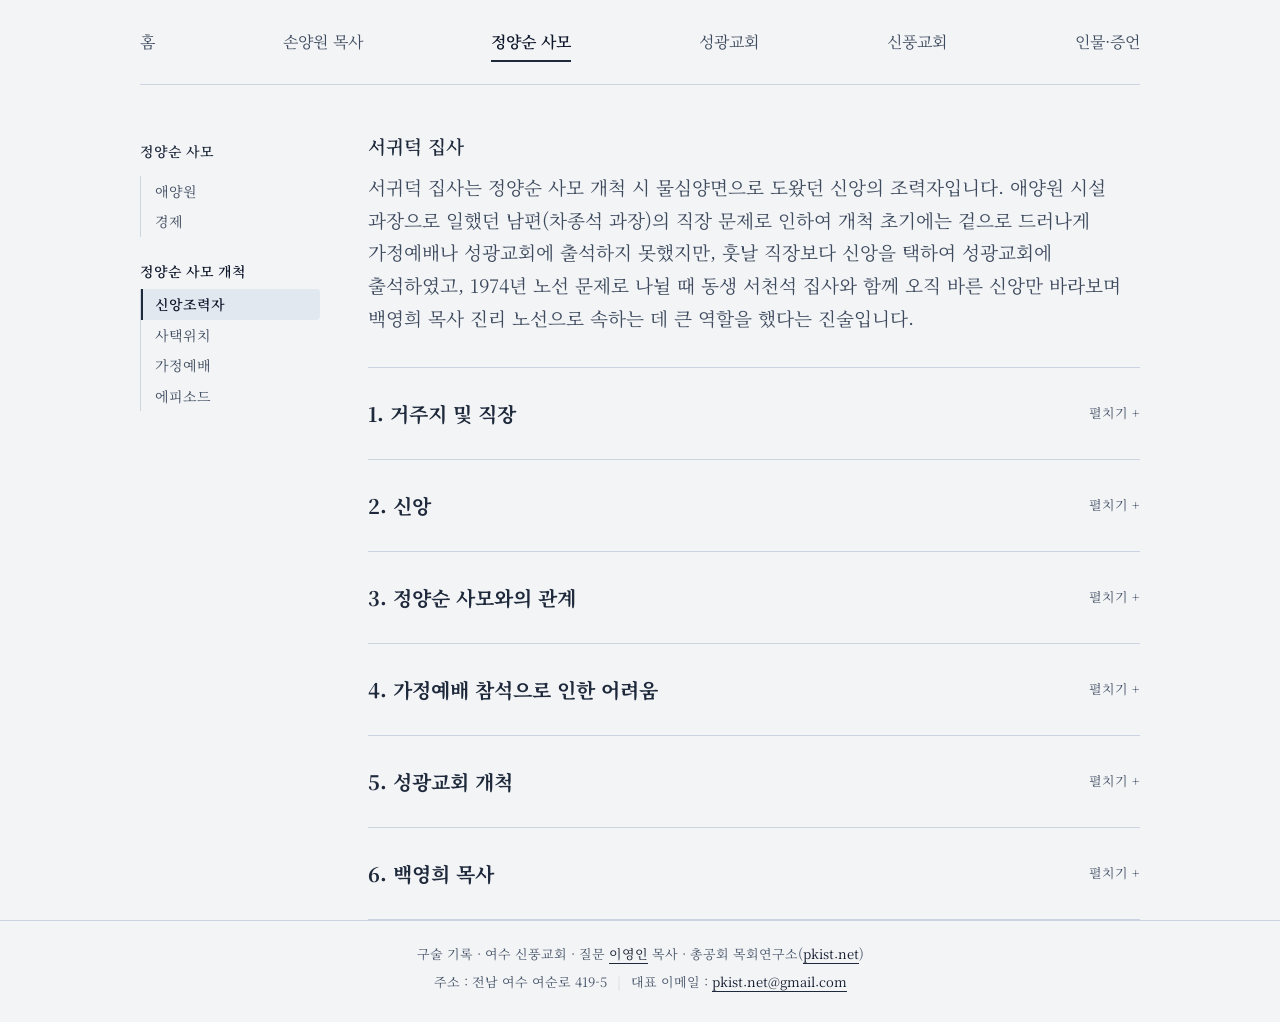
<file: jeong_supporter.html>
<!doctype html>
<html lang="ko">
<head>
<meta charset="utf-8">
<meta name="viewport" content="width=device-width,initial-scale=1">
<title>신앙조력자 · 정양순 사모</title>
<link rel="stylesheet" href="assets/site.css">
</head>
<body data-page="jeong">
<main id="app" class="wrap"></main>
<script src="data/site.js"></script>
<script src="data/jeong/supporter.js"></script>
<script src="assets/site.js"></script>
<script src="assets/page-testi.js"></script>
</body>
</html>
</file>
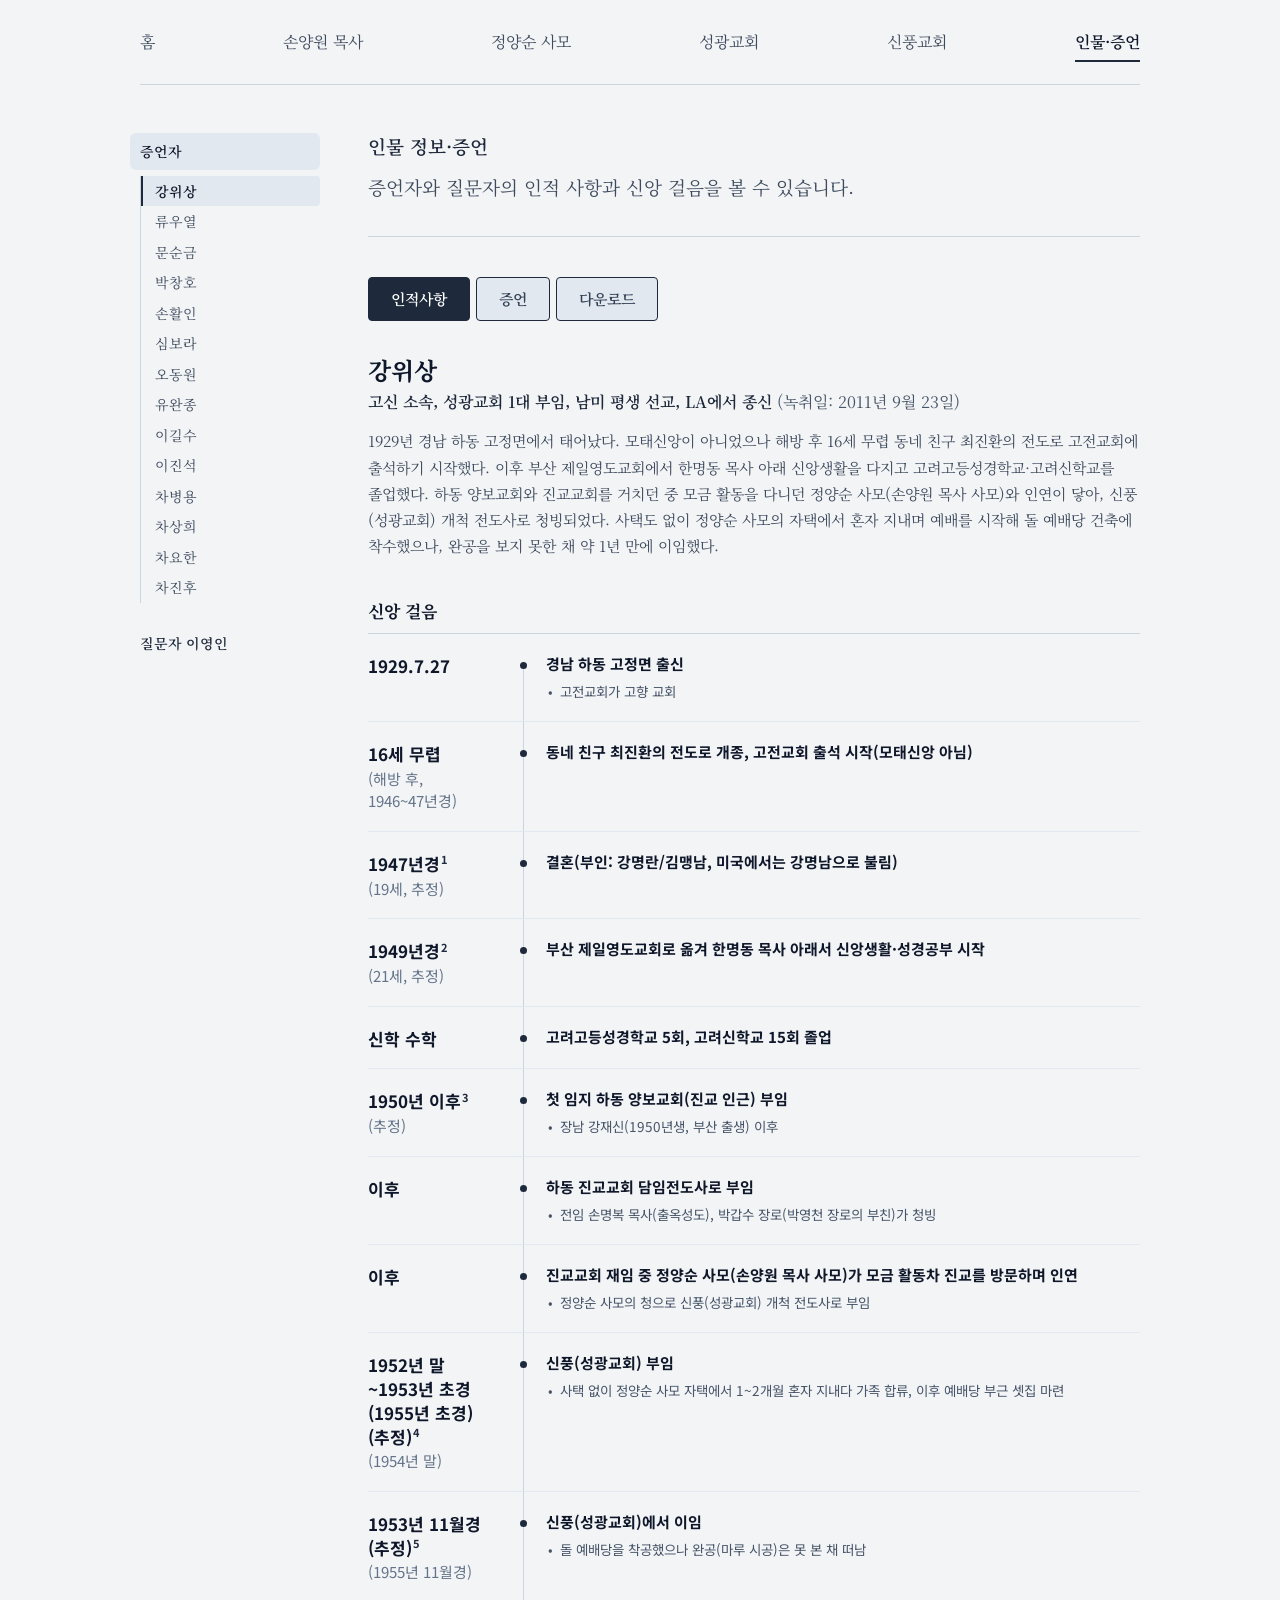
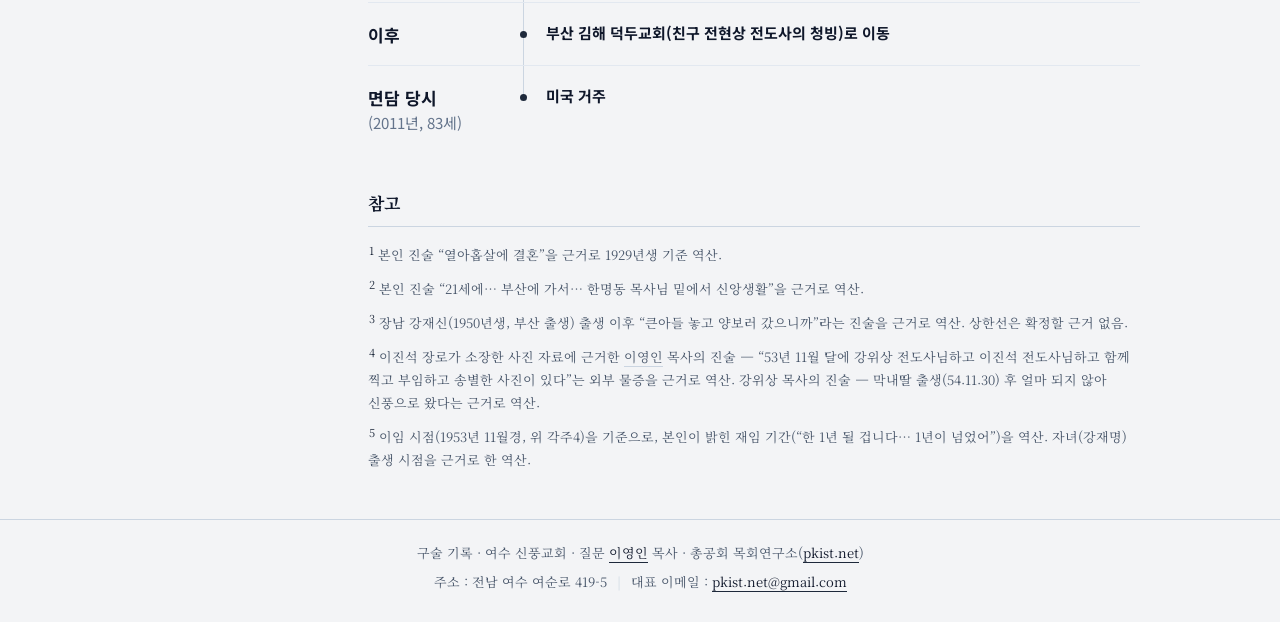
<file: people.html>
<!doctype html>
<html lang="ko">
<head>
<meta charset="utf-8">
<meta name="viewport" content="width=device-width,initial-scale=1">
<title>인물·증언</title>
<link rel="stylesheet" href="assets/site.css">
</head>
<body data-page="people">
<main id="app" class="wrap"></main>
<script src="data/site.js"></script>
<script src="assets/site.js"></script>
<script src="assets/page-people.js"></script>
</body>
</html>
</file>
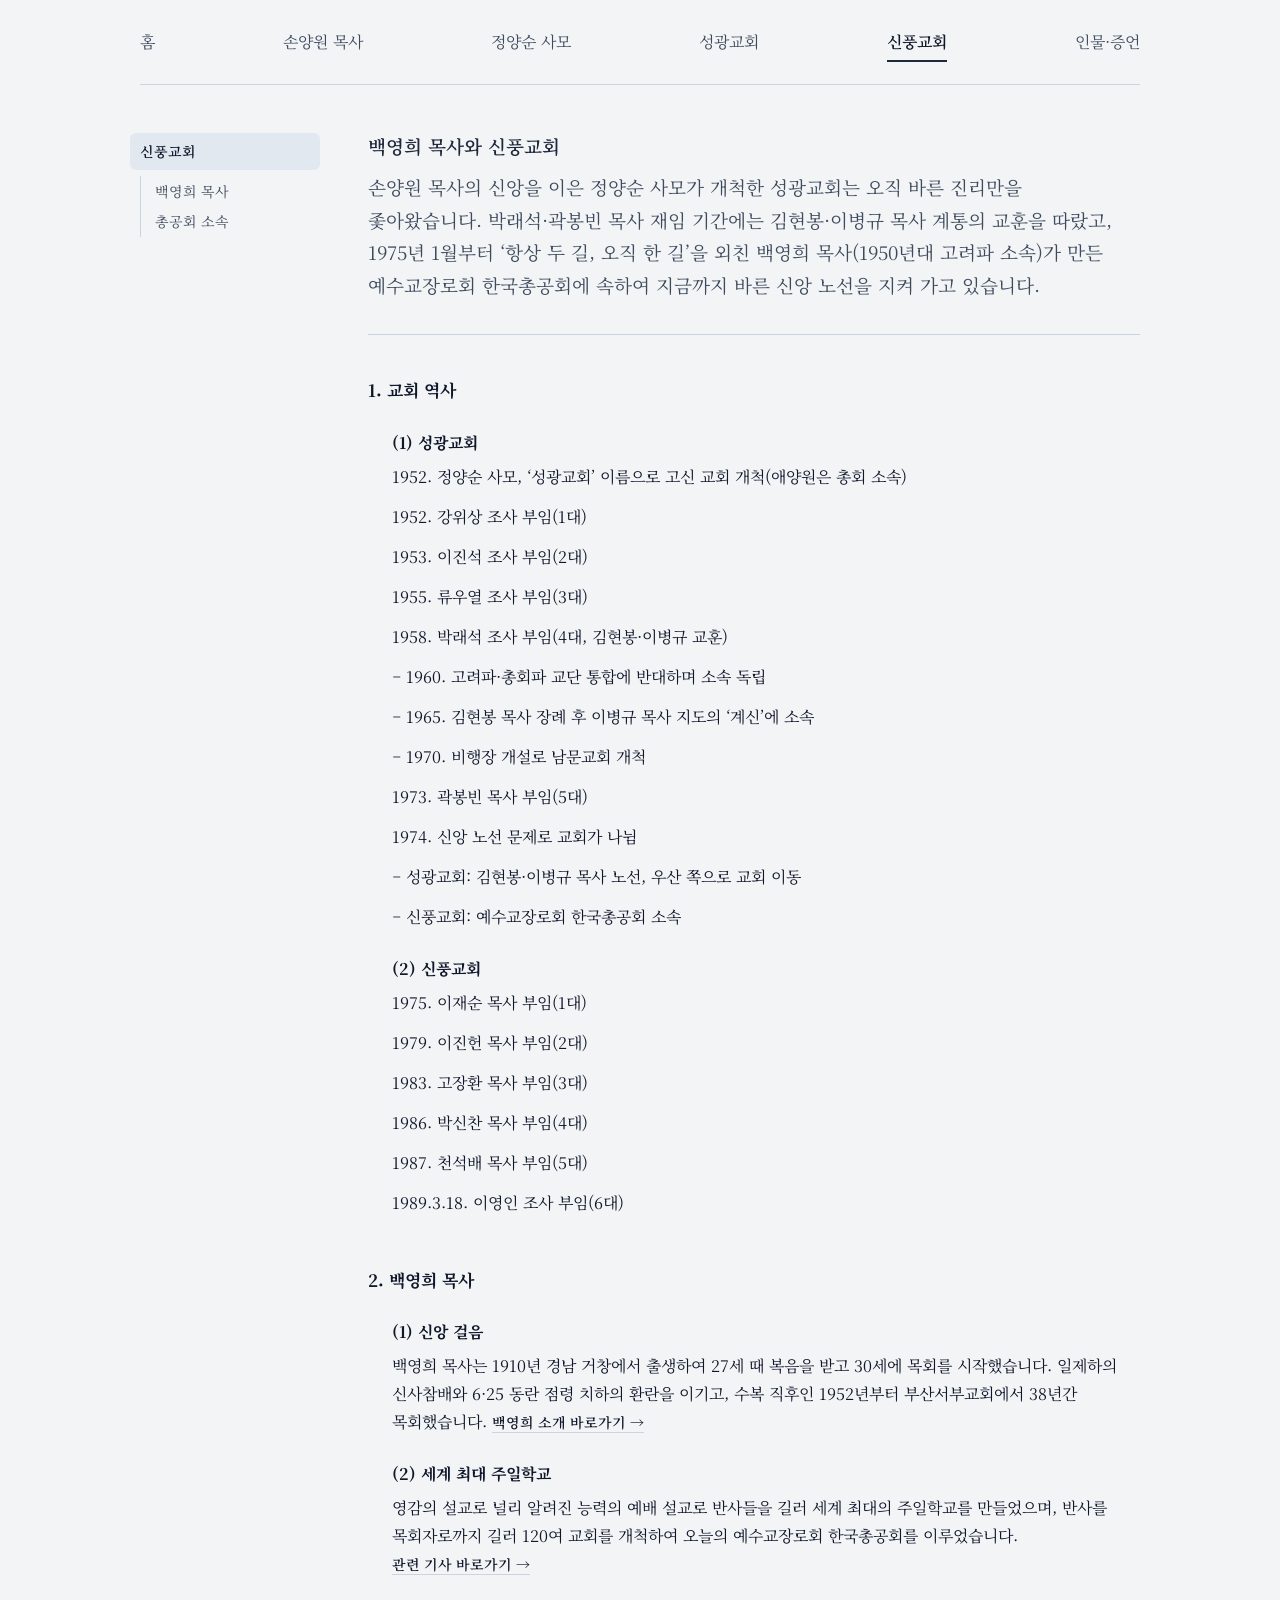
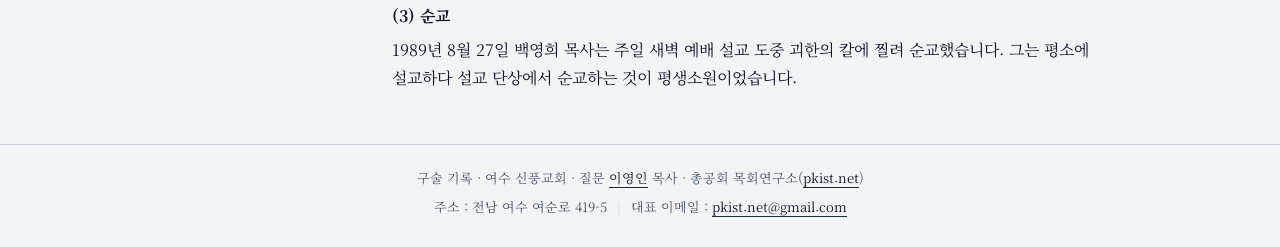
<file: shinpung.html>
<!doctype html>
<html lang="ko">
<head>
<meta charset="utf-8">
<meta name="viewport" content="width=device-width,initial-scale=1">
<title>신풍교회와 백영희 목사</title>
<link rel="stylesheet" href="assets/site.css">
</head>
<body data-page="shinpung">
<main id="app" class="wrap"></main>
<script src="data/site.js"></script>
<script src="data/shinpung/index.js"></script>
<script src="assets/site.js"></script>
<script src="assets/page-story.js"></script>
</body>
</html>
</file>
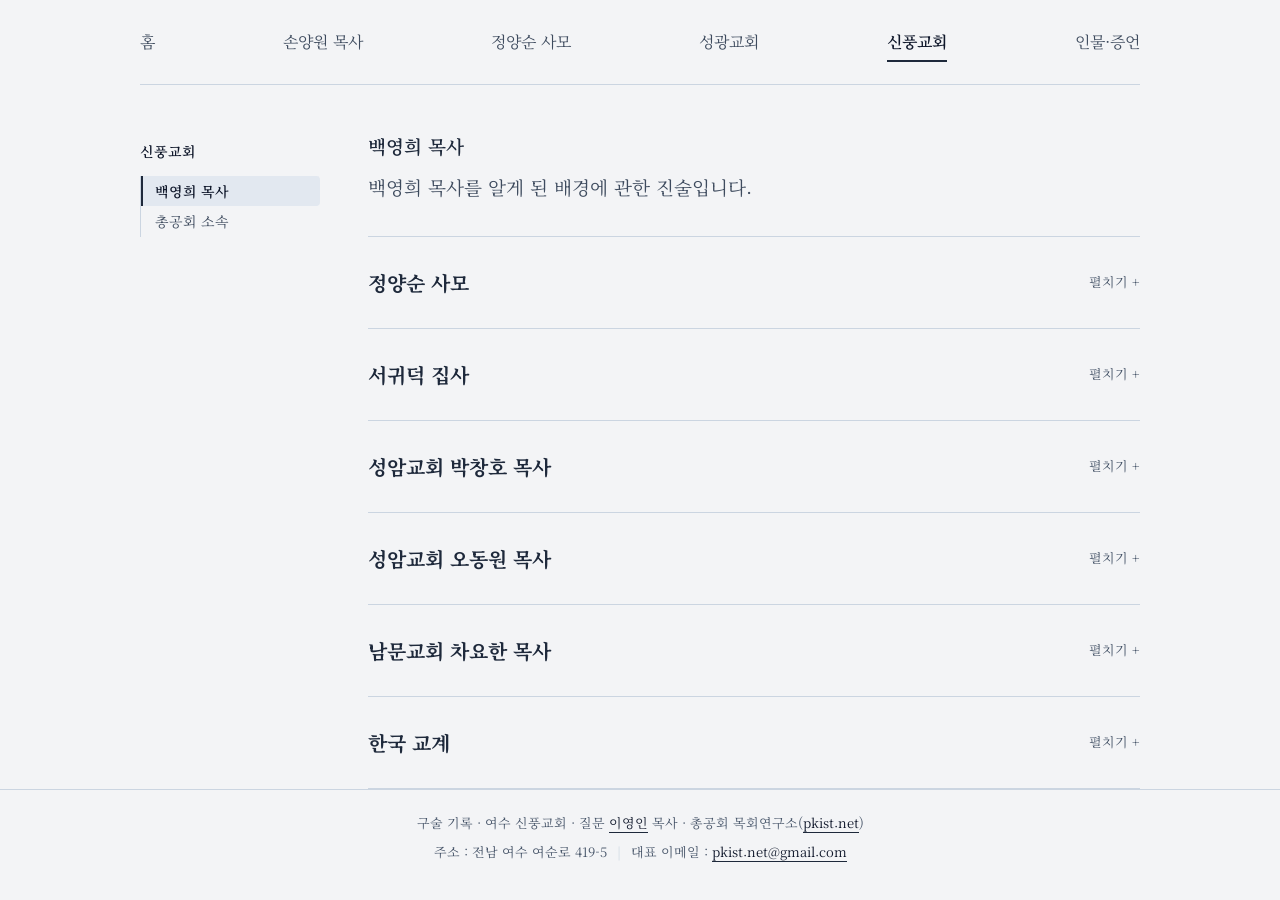
<file: shinpung_paik.html>
<!doctype html>
<html lang="ko">
<head>
<meta charset="utf-8">
<meta name="viewport" content="width=device-width,initial-scale=1">
<title>백영희 목사 · 신풍교회</title>
<link rel="stylesheet" href="assets/site.css">
</head>
<body data-page="shinpung">
<main id="app" class="wrap"></main>
<script src="data/site.js"></script>
<script src="data/shinpung/paik.js"></script>
<script src="assets/site.js"></script>
<script src="assets/page-testi.js"></script>
</body>
</html>
</file>
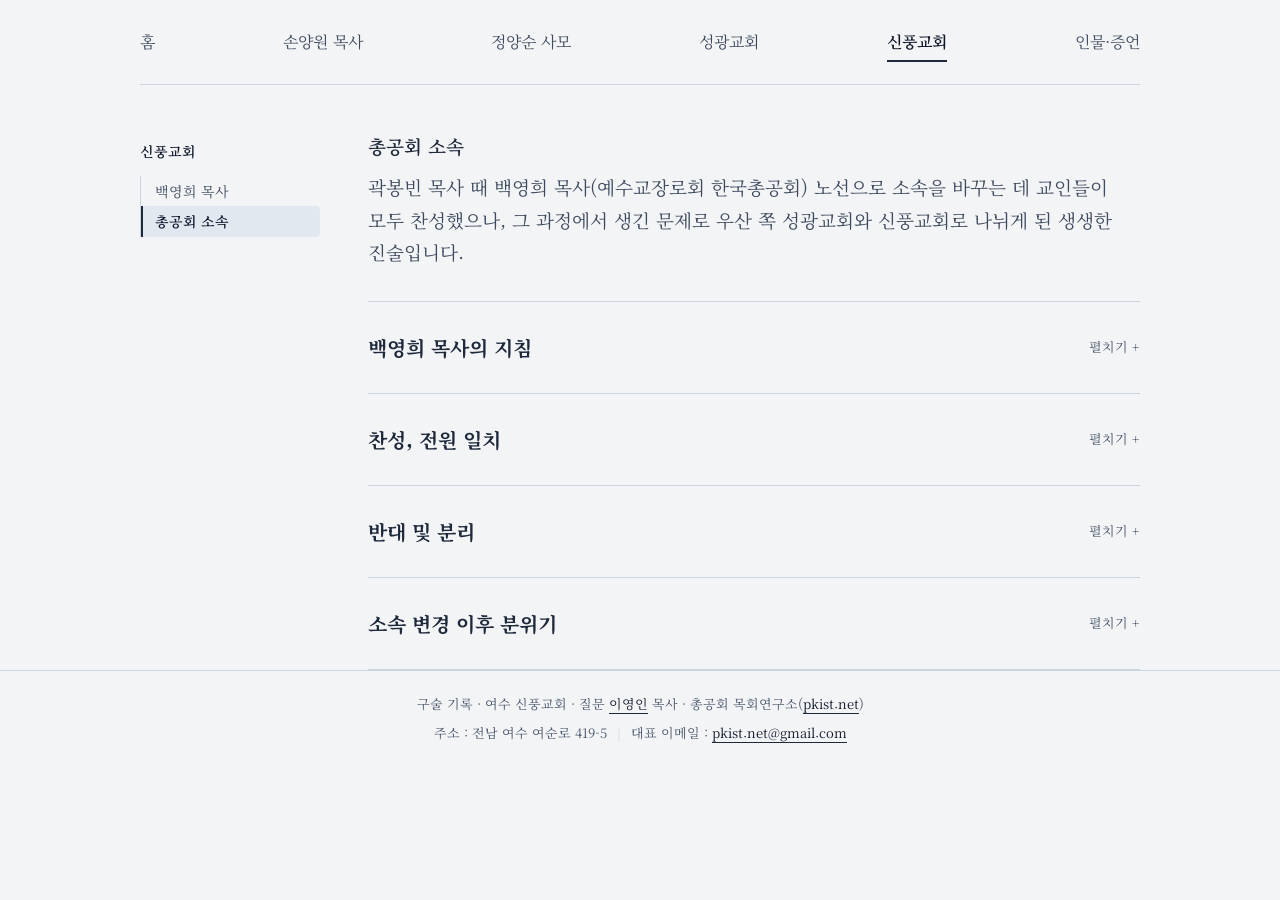
<file: shinpung_split.html>
<!doctype html>
<html lang="ko">
<head>
<meta charset="utf-8">
<meta name="viewport" content="width=device-width,initial-scale=1">
<title>총공회 소속 · 신풍교회</title>
<link rel="stylesheet" href="assets/site.css">
</head>
<body data-page="shinpung">
<main id="app" class="wrap"></main>
<script src="data/site.js"></script>
<script src="data/shinpung/split.js"></script>
<script src="assets/site.js"></script>
<script src="assets/page-testi.js"></script>
</body>
</html>
</file>
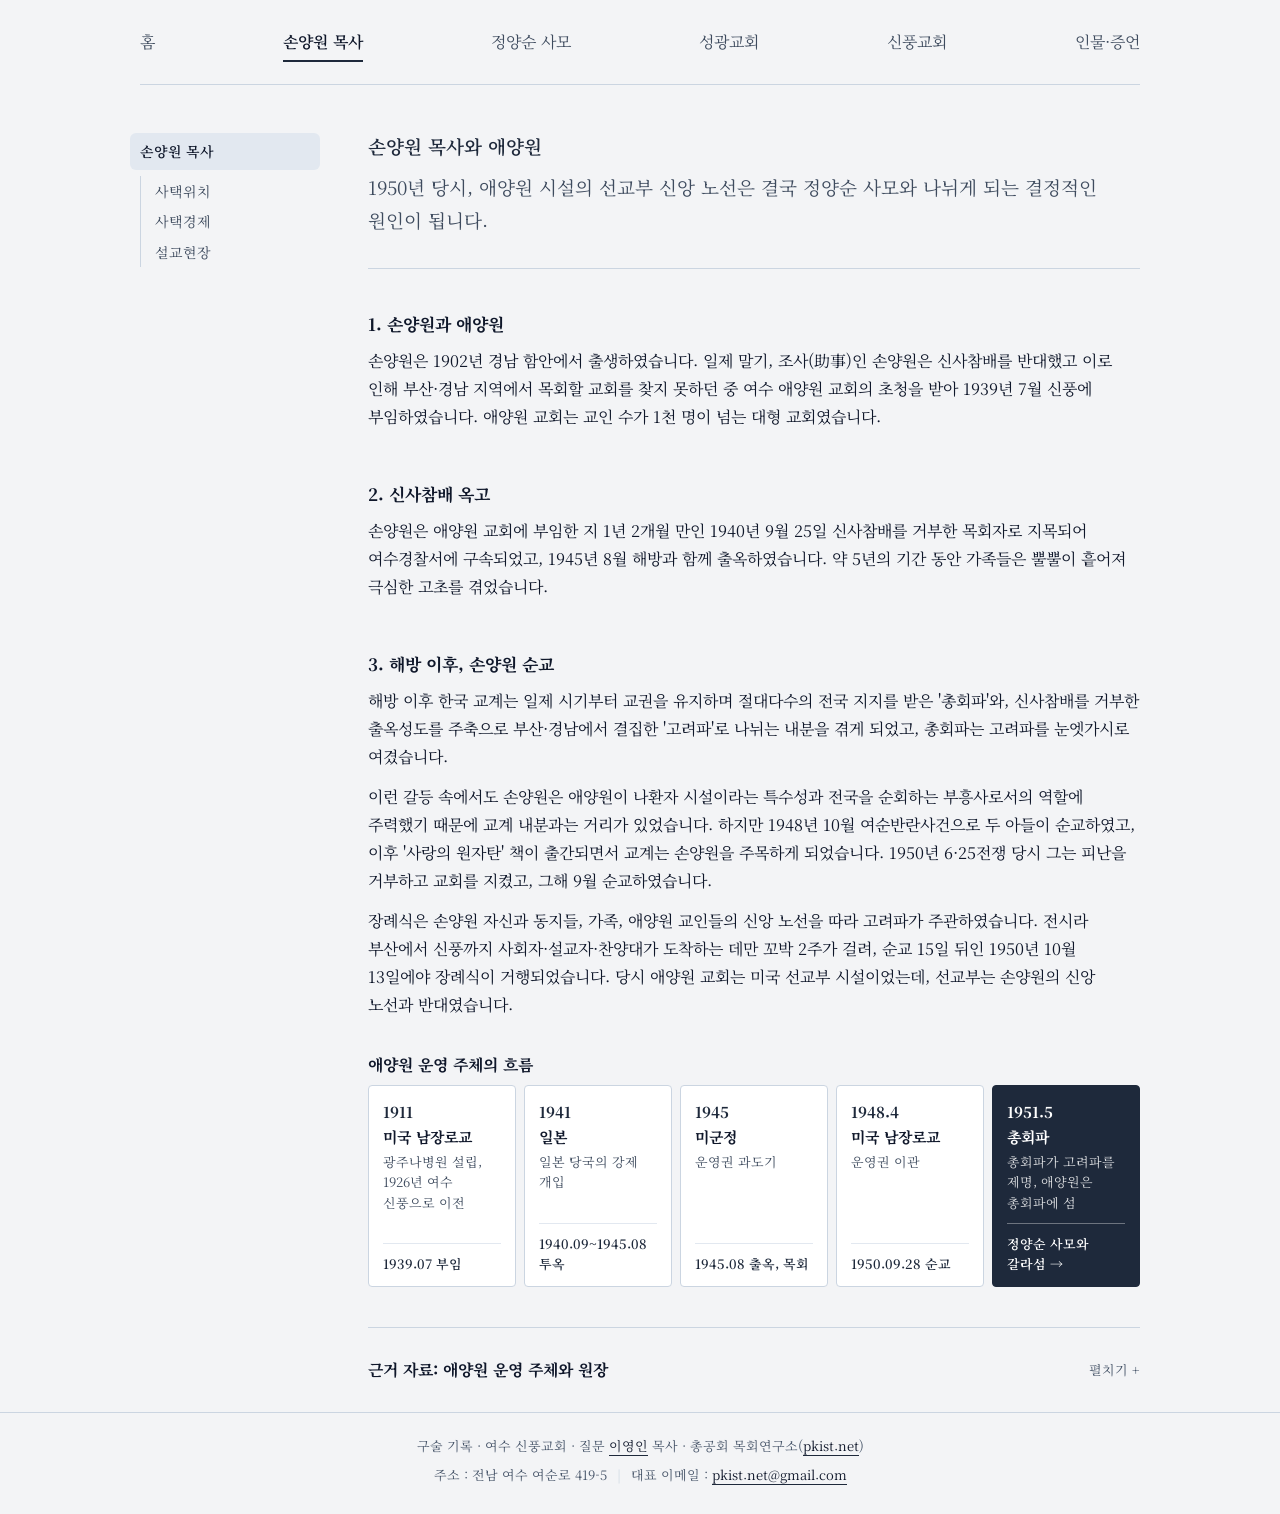
<file: son.html>
<!doctype html>
<html lang="ko">
<head>
<meta charset="utf-8">
<meta name="viewport" content="width=device-width,initial-scale=1">
<title>손양원 목사</title>
<link rel="stylesheet" href="assets/site.css">
</head>
<body data-page="son">
<main id="app" class="wrap"></main>
<script src="data/site.js"></script>
<script src="data/son/index.js"></script>
<script src="assets/site.js"></script>
<script src="assets/page-story.js"></script>
<script src="assets/page-son.js"></script>
</body>
</html>
</file>
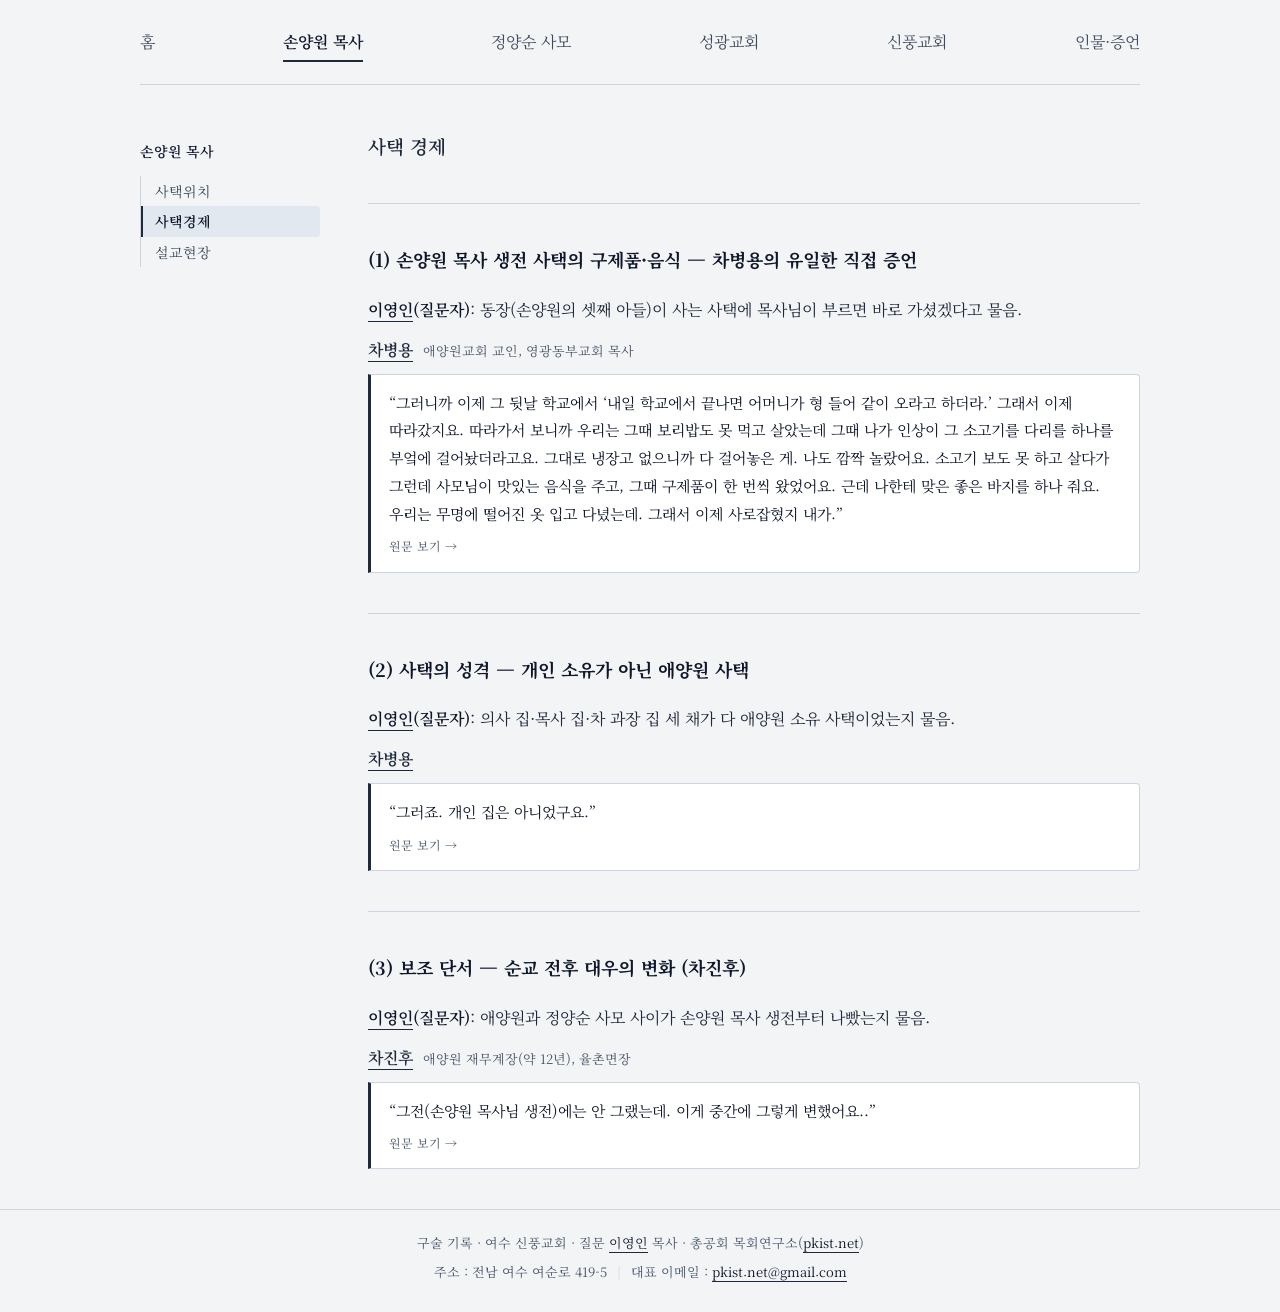
<file: son_economy.html>
<!doctype html>
<html lang="ko">
<head>
<meta charset="utf-8">
<meta name="viewport" content="width=device-width,initial-scale=1">
<title>사택 경제 · 손양원 목사</title>
<link rel="stylesheet" href="assets/site.css">
</head>
<body data-page="son">
<main id="app" class="wrap"></main>
<script src="data/site.js"></script>
<script src="data/son/economy.js"></script>
<script src="assets/site.js"></script>
<script src="assets/page-testi.js"></script>
</body>
</html>
</file>
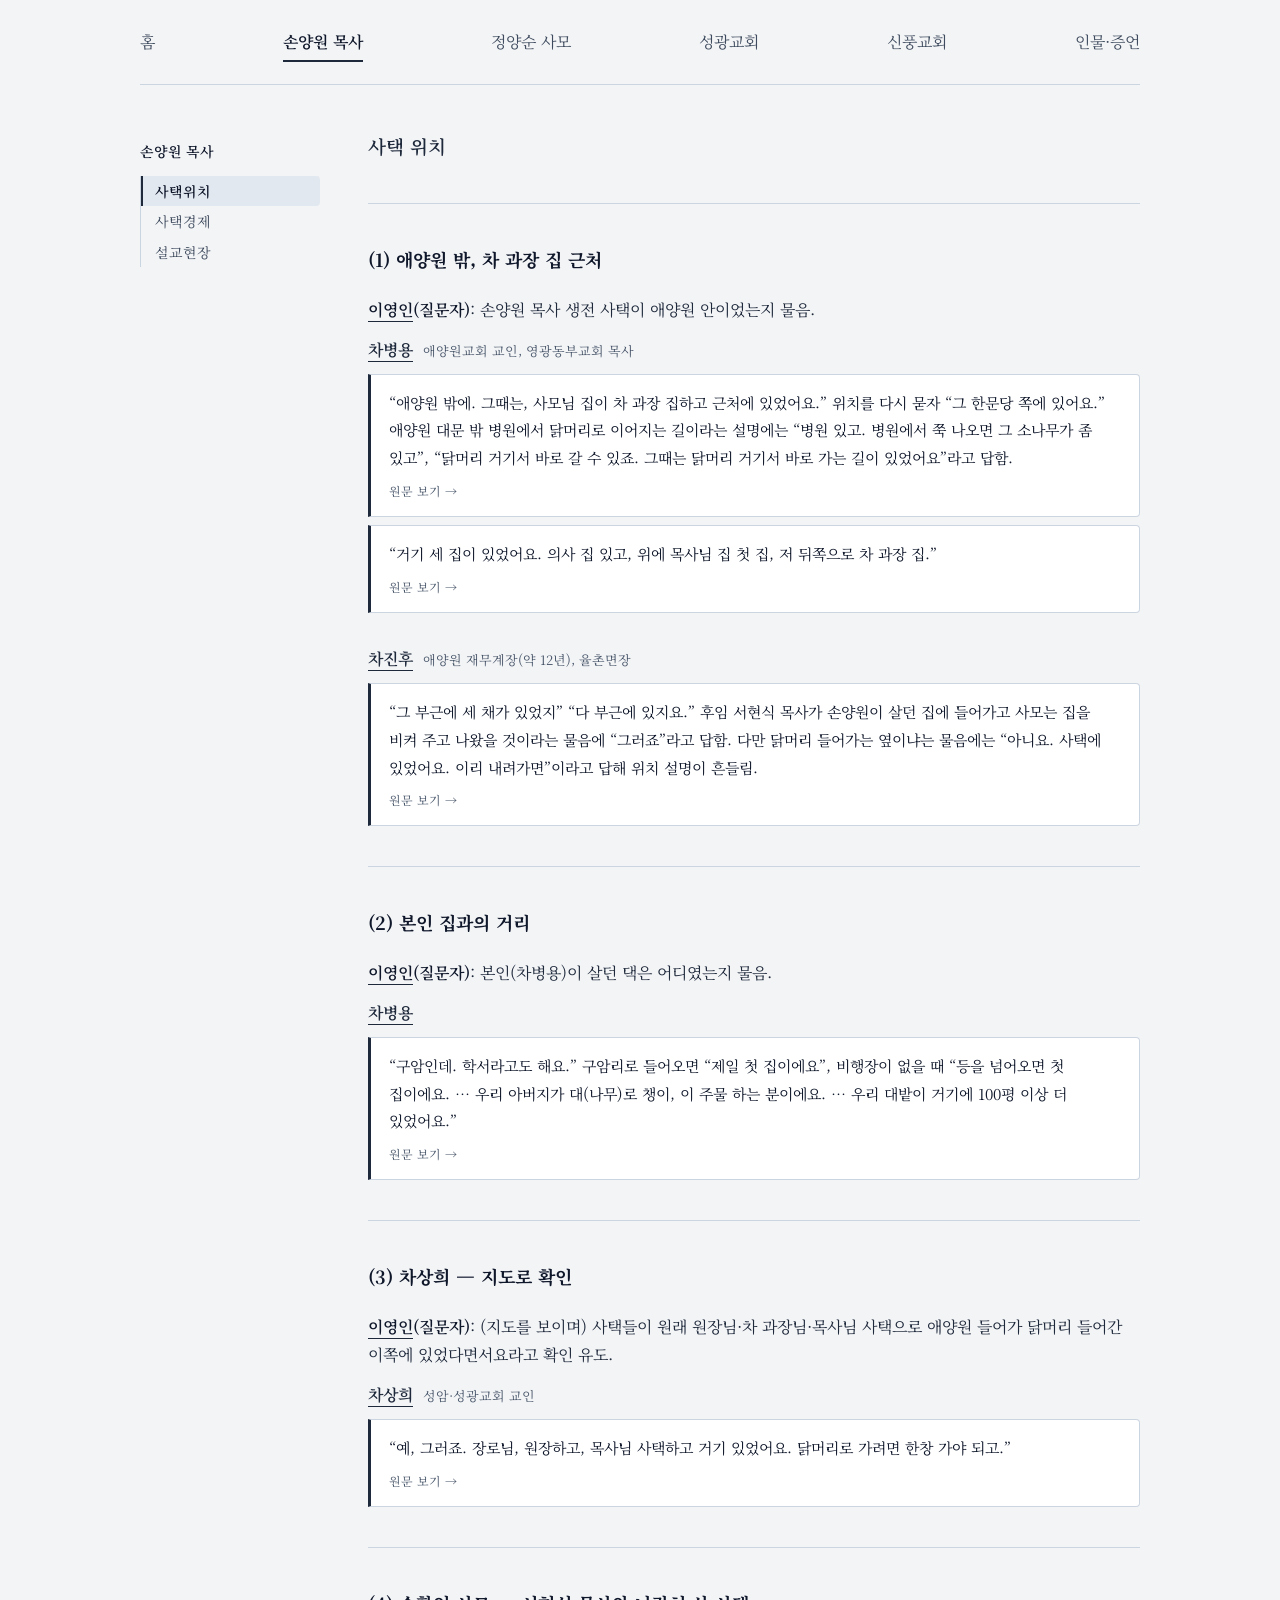
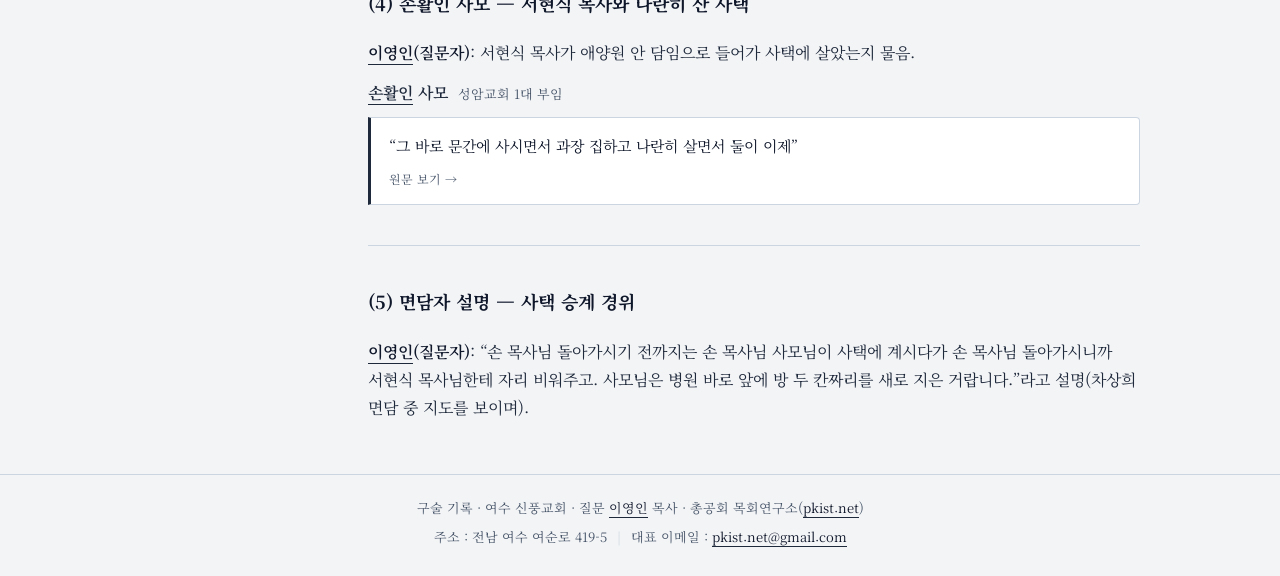
<file: son_loca.html>
<!doctype html>
<html lang="ko">
<head>
<meta charset="utf-8">
<meta name="viewport" content="width=device-width,initial-scale=1">
<title>사택 위치 · 손양원 목사</title>
<link rel="stylesheet" href="assets/site.css">
</head>
<body data-page="son">
<main id="app" class="wrap"></main>
<script src="data/site.js"></script>
<script src="data/son/loca.js"></script>
<script src="assets/site.js"></script>
<script src="assets/page-testi.js"></script>
</body>
</html>
</file>
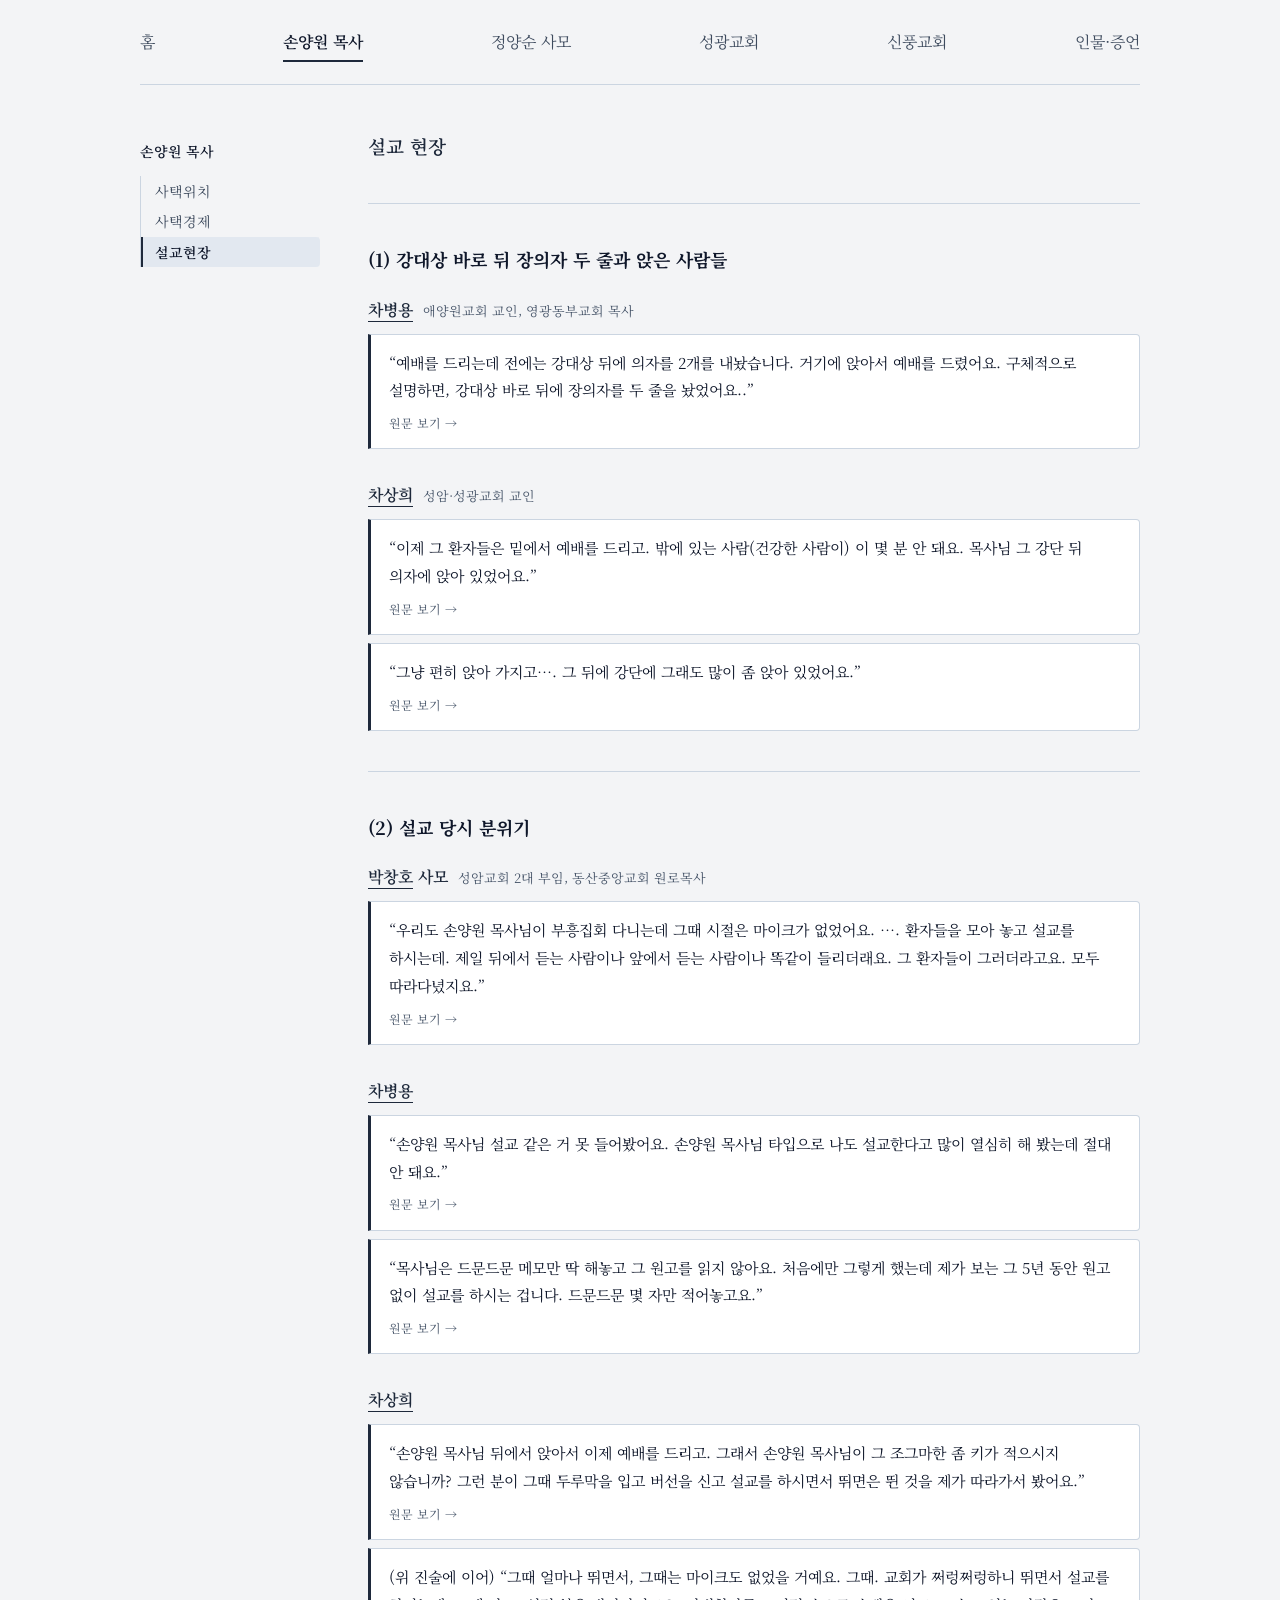
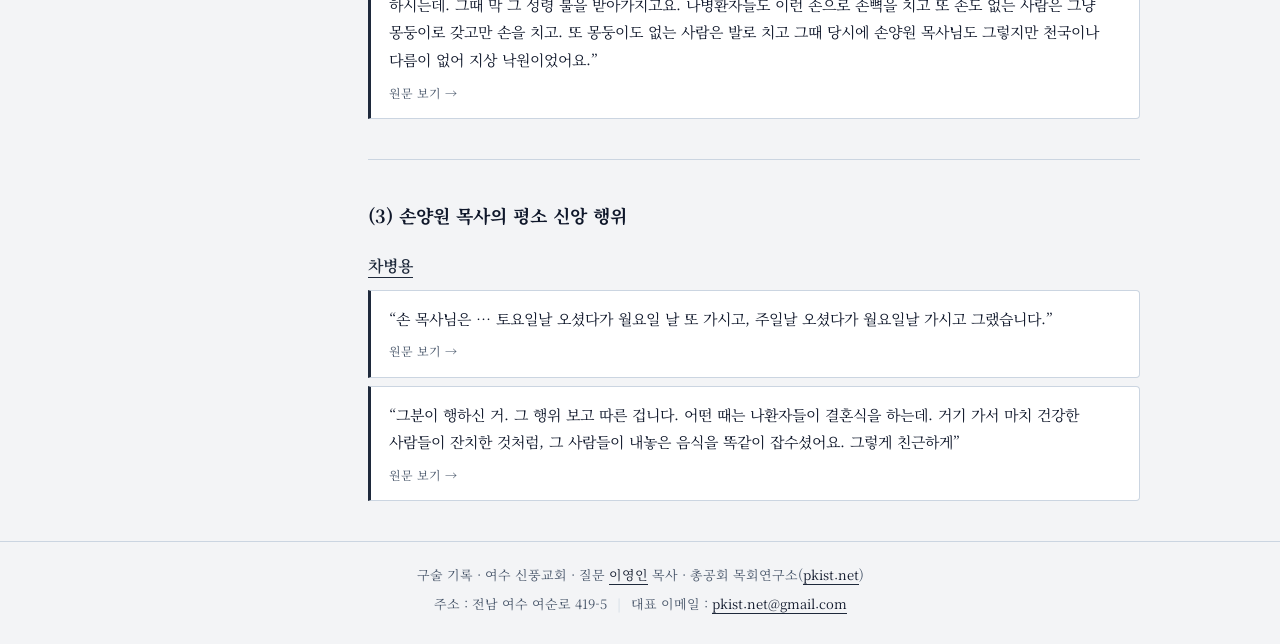
<file: son_sermon.html>
<!doctype html>
<html lang="ko">
<head>
<meta charset="utf-8">
<meta name="viewport" content="width=device-width,initial-scale=1">
<title>설교 현장 · 손양원 목사</title>
<link rel="stylesheet" href="assets/site.css">
</head>
<body data-page="son">
<main id="app" class="wrap"></main>
<script src="data/site.js"></script>
<script src="data/son/sermon.js"></script>
<script src="assets/site.js"></script>
<script src="assets/page-testi.js"></script>
</body>
</html>
</file>
<file: assets/site.css>
@import url('https://fonts.googleapis.com/css2?family=Noto+Serif+KR:wght@400;500;600;700&family=Noto+Sans+KR:wght@400;500;600&display=swap'); /*글씨체 변경 위치 추가*/
:root{
  /* 1013 색 전환: 세피아 → 네이비·쿨그레이. 색은 여기(와 아래 '보기 전환·칩' :root)에서만 고침 */
  --bg:#f3f4f6; --ink:#0f172a; --soft:#3e4b5e; --soft-2:#475569;   /* 1023 흐린 글자 두 단계: --soft 읽는 글(소개글·설명·메뉴) / --soft-2 작은 표시 글(약력·사진 설명·원문 보기·footer) */ --line:#cbd5e1; --accent:#1e293b;   /* 바탕 / 글자 / 흐린 글자(1023 #475569→#334155 한 단계 진하게) / 선 / 강조(활성·hover) */
  --font:"Noto Serif KR",serif;
  --card:#ffffff; --card-on:#e2e8f0;      /* 카드 바탕 / 마우스 올림·현재 위치 바탕 */
  --brown:#1e293b; --off:#94a3b8;         /* 페이지 제목(이름은 그대로 둠) / 원고 없는 메뉴 항목 */
  --panel:#f8fafc; --panel-head:#eef1f5; --row-line:#e2e8f0;   /* 표 바탕 / 표 머리 / 표·목록 안쪽 선 */
  --mark:#e3e9f2;                         /* 손양원 칸, 원문에서 찾은 문장 표시 */
  --ev-ink:#334155;                       /* 표 사건 글자 */
  --dim:rgba(15,23,42,.55); --dim-2:rgba(15,23,42,.85);   /* 모달·사진 크게 보기 뒤 어둡게 */
  --t-dot:#1e293b; --t-line:#cbd5e1; --t-when:#0f172a; --t-small:#64748b; --t-what:#0f172a; --t-pt:#475569;   /* 인물 신앙 걸음 */
  --c-us-bg:#dbe4f0; --c-us-ink:#1e3a5f; --c-jp-bg:#e5e7eb; --c-jp-ink:#374151; --c-mg-bg:#dde8e4; --c-mg-ink:#2f5446;   /* 손양원 표 운영 주체 칩: 미국 / 일본 / 미군정 */
  --shadow:0 4px 14px rgba(15,23,42,.08); --shadow-2:0 20px 60px rgba(15,23,42,.35);   /* 카드 마우스 올림 / 모달 그림자 */
  --hover-bg:#e3e9f2; --hover-bg-2:#d3dce8; --on-dark-line:rgba(255,255,255,.35);   /* 1013 마우스 올림: 흰 카드 → 옅은 남색 / 이미 옅은 바탕 → 한 단계 진하게 */
  --photo-tone:grayscale(.45); --hero-photo:272px;   /* 메인 사진 폭: 사진 위가 머리글, 아래가 소개글 끝과 맞도록 */            /* 메인 돌 예배당 사진: 세피아를 바탕톤에 살짝 맞춤 */
  /*--font:"Malgun Gothic","맑은 고딕","Apple SD Gothic Neo",sans-serif; 0929 글씨체 변경*/
}

*{box-sizing:border-box}
body{margin:0;background:var(--bg);color:var(--ink);font:16px/1.75 var(--font);word-break:keep-all}
a{color:inherit;text-decoration:none}
.wrap{max-width:1080px;margin:0 auto;padding:0 40px}

/* header */
.top{display:flex;justify-content:space-between;align-items:baseline;padding-top:28px;padding-bottom:22px;border-bottom:1px solid var(--line)}
/*nav{display:flex;gap:28px;font-size:15px;color:var(--soft)} 0929 삭제*/
nav{display:flex;flex:1;justify-content:space-between;gap:28px;font-size:16px;color:var(--soft)} /*0929 변경, 1023 15→16px*/
nav a.on{color:var(--ink);font-weight:600;border-bottom:2px solid var(--accent);padding-bottom:4px}
nav a{position:relative}nav a:not(.on):hover{color:var(--ink)}nav a:not(.on):hover::before{content:"";position:absolute;inset:-6px -10px;z-index:-1;border-radius:6px;background:var(--hover-bg-2)} /*1013 상단 메뉴 마우스 올림, 1023 좌측 메뉴처럼 옅은 남색 바탕(글자 자리는 그대로)*/
.head{position:sticky;top:0;z-index:10;background:var(--bg)} /* 0929 추가, 0930 괄호 수정 */
html{scroll-padding-top:90px} /* 0929 추가*/ 

/* main: 1013 메인 (assets/page-home.js) — 첫 화면 → 만든 이 → 증언으로 살펴보는 사실 → 질문 2개 → 이어진 신앙 노선 */
.hero{display:grid;grid-template-columns:1fr var(--hero-photo);gap:48px;align-items:start;padding:48px 0;border-bottom:1px solid var(--line)}
.eyebrow{margin:0 0 12px;color:var(--brown);font-weight:600;font-size:14pt} /*0929 구술로 사료로 되짚어보는.. */
h1{margin:0 0 20px;font-size:20pt;font-weight:700;line-height:1.4}/*font-size:16pt --> 20pt 정양순 사모의.. */
.lede{margin:0;max-width:44ch;color:var(--soft);font-size:14pt} 
.hero .eyebrow{margin:0 0 10px;font-size:16px;letter-spacing:.08em;color:var(--soft)} /*1023 메인 머리글: 분류 표시처럼 작게 (다른 페이지 제목 .eyebrow는 그대로)*/
.hero h1{margin:0 0 14px;font-size:32px;line-height:1.3}
.hero .motto{margin:0 0 22px;font-size:18px;font-weight:600;color:var(--accent);line-height:1.6}.hero .motto span{white-space:nowrap} /*1023 PC 한 줄, 좁으면 '위해' 뒤에서만 줄바꿈*/
.hero .lede{max-width:none;font-size:17px;line-height:1.85} /*1023 머리글14 < 소개글17 < 강조18 < 제목32*/
@media (max-width:1000px){.hero{grid-template-columns:1fr;gap:28px}.hero figure{max-width:420px}} /*1023 태블릿 폭: 글이 길어져 사진과 높이가 어긋나므로 휴대폰처럼 글 → 사진 순서로*/
.hero h1 .nw{white-space:nowrap} /*1013 제목은 쉼표에서만 줄바꿈('한 길’'이 떨어지지 않게)*/
.hero img{filter:var(--photo-tone)}
figure{margin:0}
figure img{width:100%;display:block;border:1px solid var(--line)}
figcaption{margin-top:8px;font-size:13px;color:var(--soft-2);text-align:center}
.about{margin:0;padding:28px 0;border-bottom:1px solid var(--line);color:var(--soft);font-size:14px;line-height:1.85}
.about a,.credit a,footer a{color:var(--ink);border-bottom:1px solid var(--accent)} /*1023 링크 밑줄 남색으로 눈에 띄게*/.about a:hover,.credit a:hover{border-color:var(--accent)}
.blk{padding:44px 0;border-bottom:1px solid var(--line)}.blk.last{border-bottom:0}
.blk h2{margin:0 0 6px;font-size:18px}.blk .sub{margin:0 0 22px;color:var(--soft);font-size:15px}
/* 증언으로 살펴보는 사실: 왼쪽 시기 + 선·점 + 카드 */
.scenes{margin:0;padding:0;list-style:none}
.scenes li{display:grid;grid-template-columns:150px 1fr;gap:24px;align-items:center;position:relative;padding-bottom:16px}
.scenes li:before{content:"";position:absolute;left:162px;top:0;bottom:0;border-left:1px solid var(--line)}
.scenes .when{text-align:right;font-weight:600;color:var(--accent);font-size:15px;line-height:1.4}
.scenes .when small{display:block;font-weight:400;color:var(--soft-2);font-size:12px}
.card{position:relative;min-width:0;display:flex;flex-direction:column;margin-left:12px;padding:22px 20px 18px;background:var(--card);border:1px solid var(--line);border-radius:4px;transition:border-color .2s,box-shadow .2s}
.scenes li:after{content:"";position:absolute;left:157px;top:calc((100% - 16px) / 2 - 5px);width:11px;height:11px;border-radius:50%;background:var(--accent);box-shadow:0 0 0 4px var(--bg)} /*1013 점은 선 위, 카드 가운데 높이*/
.card strong{font-size:18px;font-weight:700;line-height:1.4}
.card span{margin-top:6px;font-size:.8em;color:var(--soft)}
.card .row{display:flex;justify-content:space-between;align-items:center;margin-top:12px}
.cnt{padding:2px 10px;border:1px solid var(--line);border-radius:999px;background:var(--bg);font-size:13px;font-weight:600;color:var(--accent)}
.card em,.qbox em{font-size:.8em;font-style:normal;font-weight:600}
.card:hover,.qbox:hover{border-color:var(--accent);background:var(--hover-bg);box-shadow:var(--shadow)}
/* 질문 2개: 왼쪽 색 바 */
.qs{display:grid;grid-template-columns:1fr 1fr;gap:16px}
.qbox{display:flex;flex-direction:column;padding:22px 24px 18px;background:var(--card);border:1px solid var(--line);border-left:3px solid var(--accent);border-radius:0 4px 4px 0;transition:border-color .2s,box-shadow .2s}
.qbox strong{font-size:18px;line-height:1.5}.qbox span{margin-top:6px;color:var(--soft);font-size:15px}.qbox em{margin-top:auto;padding-top:14px}
/* 이어진 신앙 노선: 상자 4개 가로 꽉 채움 */
.flow{display:flex;align-items:center;gap:10px}
.flow a{flex:1;padding:10px 16px;background:var(--card);border:1px solid var(--line);border-radius:4px;transition:border-color .2s}.flow a:hover{border-color:var(--accent);background:var(--hover-bg)}
.flow b{display:block;font-size:16px}.flow small{color:var(--soft);font-size:13px}.flow i{color:var(--off);font-style:normal}
.flow-note{margin:16px 0 0;color:var(--soft);font-size:15px}


/* footer */
footer{padding:22px 20px 28px;border-top:1px solid var(--line);text-align:center;font-size:13px;color:var(--soft-2)}
footer .sep{margin:0 10px;color:var(--line)}
footer .ft{white-space:nowrap} /*1023 '대표 이메일 :'과 주소가 따로 떨어지지 않게*/
@media (max-width:760px){footer .sep{display:none}footer .ft{display:block}} /*1023 휴대폰: 주소·이메일 한 줄씩*/
footer .credit{margin:0 0 6px} /*1013 모든 페이지 만든 이 한 줄*/
/* 0929 추가:  손양원과 애양원 */
.page-head{padding:48px 0 32px;border-bottom:1px solid var(--line)}
.page-head .lede{max-width:none}
.page-head .note{margin:12px 0 0}
.sec{padding:40px 0;border-bottom:1px solid var(--line)}
.sec:last-child{border-bottom:0}
.sec h2{margin:0 0 20px;font-size:18px}
.tbl{overflow-x:auto;background:var(--panel);border:1px solid var(--line);border-radius:14px}
.tbl table{width:100%;min-width:0;border-collapse:collapse;font-size:14px;line-height:1.65}
.tbl th{padding:12px 18px;background:var(--panel-head);color:var(--soft);font-size:13px;font-weight:600;text-align:center;white-space:nowrap}
.tbl td{padding:18px;border-top:1px solid var(--row-line);vertical-align:top}
.tbl tr.sub td{padding-top:10px;padding-bottom:10px}
.tbl td.period{font-weight:600;white-space:nowrap}
.tbl td.director{color:var(--soft);width:24%} /* 0930 head --> director (공통 틀 .head와 겹침 방지) */
.tbl td.ev{width:36%}
.tbl td div{margin-top:6px;color:var(--soft);font-size:12px}
.chip{display:inline-block;padding:2px 10px;border-radius:999px;font-size:13px;white-space:nowrap}
.chip.us{background:var(--c-us-bg);color:var(--c-us-ink)}
.chip.jp{background:var(--c-jp-bg);color:var(--c-jp-ink)}
.chip.mg{background:var(--c-mg-bg);color:var(--c-mg-ink)}
.chip.tr{border:1px solid var(--accent);color:var(--accent)}
.tbl td.son{background:var(--mark);white-space:nowrap}
.tbl td.son strong{display:block;color:var(--accent)}
.tbl td.son span{font-size:13px;color:var(--soft-2)}
.tbl td.ev ul{list-style:none;margin:0;padding:0}
.tbl td.ev li{margin-bottom:6px;color:var(--ev-ink)}
.tbl td.ev li:last-child{margin-bottom:0}
.tbl td.ev b{margin-right:6px;color:var(--ink);font-weight:600}
/* 1012 손양원 표 모바일 카드 (page-son.js) — PC는 표, 760px 이하는 카드 */
.tbl-m{display:none;margin:0;padding:0;list-style:none}
.tbl-m .m-son{margin:18px 0 8px;padding:8px 14px;background:var(--card-on);border-radius:6px}
.tbl-m .m-son:first-child{margin-top:0}
.tbl-m .m-son strong{display:block;color:var(--accent);font-size:14px}
.tbl-m .m-son span{font-size:13px;color:var(--soft-2)}
.tbl-m .m-row{margin-top:8px;padding:14px 16px;background:var(--card);border:1px solid var(--line);border-radius:6px;font-size:14px;line-height:1.7}
.tbl-m .m-row.in{border-left:3px solid var(--accent)}
.tbl-m .m-period{margin-right:8px;font-size:15px}
.tbl-m .m-row div{margin-top:4px;color:var(--soft);font-size:12px}
.tbl-m .m-head{margin:8px 0 0;color:var(--soft);font-size:13px}
.tbl-m ul{margin:8px 0 0;padding:8px 0 0;list-style:none;border-top:1px solid var(--line)}
.tbl-m ul li{margin-bottom:6px}
.tbl-m ul li:last-child{margin-bottom:0}
.tbl-m ul b{margin-right:6px;font-weight:600}
@media (max-width:1000px){.tbl{display:none}.tbl-m{display:block}} /*1013 좁은 화면(태블릿 포함)은 카드로: 가로 스크롤 없음*/
/* 1013 손양원: 운영 주체 흐름(본문 끝) + 근거 자료 표 접기 */
.oflow{margin:32px 0 0}
.oflow h4{margin:0 0 14px;font-size:16px}
.oflow ol{display:grid;grid-template-columns:repeat(5,1fr);gap:8px;margin:0;padding:0;list-style:none;counter-reset:none}
.o-box{display:flex;flex-direction:column;height:100%;padding:14px 14px 12px;background:var(--card);border:1px solid var(--line);border-radius:4px;font-size:13px;line-height:1.55}
.o-box b{font-size:15px;color:var(--accent)}.o-box strong{margin-top:2px;font-size:15px}.o-box span{margin:4px 0 10px;color:var(--soft)}
.o-box em{margin-top:auto;padding-top:10px;border-top:1px solid var(--row-line);font-style:normal;font-weight:600;color:var(--accent)}

.oflow li:last-child .o-box{border-color:var(--accent)}
a.o-box{background:var(--accent);border-color:var(--accent);color:var(--card);cursor:pointer;transition:background .2s,box-shadow .2s}   /* 1013 누를 수 있는 칸(1951.5): 남색 바탕 */
a.o-box b,a.o-box span,a.o-box em{color:var(--card)}a.o-box span{opacity:.85}a.o-box em{border-top-color:var(--on-dark-line)}
a.o-box:hover{background:var(--ev-ink);box-shadow:var(--shadow)}
.tbl .go{white-space:normal}.tbl .chip{white-space:normal;border-radius:8px;padding:3px 10px;line-height:1.5}.tbl td:nth-child(2) .chip{min-width:8.6em}.tbl td.son{white-space:normal} /*1013 표가 한 화면에: 칩·손양원 칸 줄바꿈, 가로 스크롤 없음*/.grp.tbl-grp{border-bottom:0}.grp.tbl-grp summary h2{font-size:16px;color:var(--ink)}.tbl-grp[open]{padding-bottom:32px}.tbl-grp .tbl{margin-top:20px}
@media (max-width:760px){.oflow ol{grid-template-columns:1fr}.tbl-grp .tbl-m{margin-top:16px}}
.note,.src{color:var(--soft);font-size:13px}
.src{margin:12px 0 0;text-align:right}
.story h3{margin:28px 0 8px;font-size:17px}
.story h3:first-child{margin-top:0}
.story p{margin:0 0 12px}

/* 0930 추가: 좌측 메뉴 (페이지 data에 SIDE가 있을 때) */
.with-side{display:grid;grid-template-columns:180px 1fr;gap:48px;align-items:start}
.with-side>*{min-width:0} /*0930 넓은 표가 본문 폭을 밀어내지 않게*/
.side{position:sticky;top:80px;padding:48px 0 32px;font-size:14px}
.side p{margin:22px 0 6px;color:var(--brown);font-weight:600}
.side p:first-child{margin-top:0}
.side p a{display:block;padding:6px 10px;margin-left:-10px;border:0;border-radius:6px;color:inherit;transition:background .2s,color .2s} /*1001 묶음 제목 링크(href 있을 때) — 1009 한 줄 칸으로*/
.side p a:hover{color:var(--ink);background:var(--hover-bg-2);box-shadow:none}
.side a,.side span{display:block;padding:3px 0 3px 14px;border-left:1px solid var(--line);color:var(--soft)}
.side span{color:var(--off)} /* 원고 없는 항목 */
.side a{border-radius:0 4px 4px 0;transition:background .2s,box-shadow .2s,color .2s} /*1001 메인 카드처럼 활성화 표시*/
.side a:hover{color:var(--ink);background:var(--hover-bg-2);box-shadow:inset 3px 0 var(--accent)}
.side a.on{color:var(--ink);font-weight:600;background:var(--card-on);box-shadow:inset 2px 0 var(--accent)} /*1009 지금 보는 페이지*/
.side p a.on{background:var(--card-on);box-shadow:none} /*1009 묶음 제목 페이지를 보고 있을 때: 줄 전체 배경*/
.side p.in,.side p.in a{color:var(--ink)} /*1009 지금 있는 묶음 제목 (하위 메뉴처럼 검정)*/
.side-btn{display:none} /*0930 모바일에서만 보이는 목차 버튼*/
/* 0930 추가: 정양순 사모 */
.photos{display:flex;gap:20px;margin-top:28px}
.photos figure{flex:1} /*0930 max-width:190px 삭제*/
.photos figcaption{font-size:12px;line-height:1.55;text-align:left}
.story sup a{padding-left:2px;color:var(--accent);font-size:11px}
.zoom{cursor:zoom-in} /*0930 이미지 크게 보기*/
.zoom-box{position:fixed;inset:0;z-index:20;display:flex;align-items:center;justify-content:center;padding:24px;background:var(--dim-2);cursor:zoom-out}
.zoom-box img{max-width:100%;max-height:100%}
.fn{margin:36px 0 0;padding:16px 0 0 20px;border-top:1px solid var(--line);font-size:13px;color:var(--soft)}

@media (max-width:760px){
  .wrap{padding:0 20px}
  .top{flex-direction:column;gap:12px}
  nav{display:grid;width:100%;grid-template-columns:repeat(4,auto);justify-content:space-between;gap:8px 8px} /*1013 모바일 메뉴: 4칸 격자, 둘째 줄 '인물·증언'은 '손양원 목사' 아래(2칸)*/
  nav a{justify-self:start;white-space:nowrap}nav a:nth-child(6){grid-column:2}
  .top{padding-top:16px;padding-bottom:12px} /*1013 모바일: 메뉴~머리글 간격 줄임*/
  .hero{grid-template-columns:1fr;gap:28px;padding:20px 0 32px}
  .eyebrow{margin-bottom:6px}.hero h1{font-size:26px}.hero .motto{font-size:17px}.hero .lede{font-size:16px} /*1023 휴대폰 메인 글자*/
  nav{font-size:15px} /*1023 휴대폰 메뉴는 15px 유지(4칸 격자 폭)*/
  .card span{font-size:14px}.qbox span{font-size:16px}.about{font-size:15px} /*1023 휴대폰 가독성: 본문 16px 기준*/
  .who,footer a{position:relative}.who::after,footer a::after{content:"";position:absolute;inset:-8px -6px} /*1023 누르는 영역만 넓힘(보이는 모양은 그대로)*/
  .scenes li{grid-template-columns:1fr;gap:6px;padding-bottom:20px}.scenes li:before,.scenes li:after{display:none}.scenes .when{padding:0;text-align:left;font-size:14px}.scenes .when small{display:inline;margin-left:6px}.card{margin-left:0} /*1013 메인 모바일: 시기를 카드 위로*/
  .qs{grid-template-columns:1fr}
  .flow{flex-direction:column;align-items:stretch}.flow i{text-align:center;line-height:1}
  .head{position:static} /*0929 header 고정 해제(모바일)*/
  html{scroll-padding-top:0px}  /*0929 header 고정 해제(모바일)*/
  .with-side{grid-template-columns:1fr;gap:0} /*0930 좌측 메뉴 모바일*/
  .side{position:static;padding:16px 0 0;display:none} /*0930 모바일: 목차 버튼 누를 때만 보임*/
  .side-open .side{display:block}
  .side-btn{display:block;min-height:44px;margin-top:20px;padding:10px 14px;background:var(--card);border:1px solid var(--line);border-radius:4px;font:600 14px var(--font);color:var(--ink);text-align:left}
}
@media (max-width:350px){nav{font-size:14px;column-gap:4px}} /*1013 아주 좁은 휴대폰: 메뉴 4칸이 한 줄에 들어가게*/

/* 1001 추가: 증언 페이지 (page-testi.js) */
.say+.say{margin-top:32px} /*한 제목 아래 증언 여러 개일 때 간격*/
.ask{margin:0 0 12px;color:var(--accent);font-size:16px} /*1019 질문 줄 글씨를 이름(16px)과 맞춤, 이름과 간격 12px*/
.ask b{color:var(--ink);font-weight:600}
.ask a{border-bottom:1px solid var(--accent)} /*1019 질문 줄 글자 진하게(B) + 질문자 이름 밑줄 남색*/
.doc-note a,.t-what a,.notes a{border-bottom:1px solid var(--line)}.ask a:hover,.doc-note a:hover,.t-what a:hover,.notes a:hover{border-color:var(--accent)} /*1013 질문자 이름·주소 링크*/
.say+.ask{margin-top:32px} /*질문이 바뀔 때 간격*/
.who{color:var(--accent);font-weight:600;border-bottom:1px solid var(--accent)}
.who:hover{background:var(--hover-bg)}
.who-tail{color:var(--accent);font-weight:600} /*1019 '박창호 사모'의 ' 사모': 이름과 같은 글씨, 밑줄 없음*/
.brief{margin-left:10px;font-size:13px;color:var(--soft-2)} /*1019 이름 옆 약력 한 줄 (data/site.js brief)*/
.brief-big{margin:-8px 0 14px;font-size:16px;font-weight:600;color:var(--accent);line-height:1.6} /*1019 인물 소개: 이름 아래 약력 크게*/
.brief-big .rec .nw{white-space:nowrap}.brief-big .rec{font-size:16px;font-weight:400;color:var(--soft-2)} /*1023 약력 끝 녹취일: 보통 굵기·옅은 회색, 줄이 넘어가도 한 덩어리*/
@media (max-width:760px){.brief{display:block;margin:4px 0 0}} /*1019 모바일: 약력은 이름 아래 줄로*/
.quote{display:block;margin:10px 0 0;padding:14px 18px;background:var(--card);border:1px solid var(--line);border-left:3px solid var(--accent);border-radius:0 4px 4px 0;font-size:15px;line-height:1.85;transition:background .2s,border-color .2s}
.quote:hover{background:var(--hover-bg);border-color:var(--accent);border-left-color:var(--accent)}
.quote small{display:block;margin-top:8px;font-size:12px;color:var(--soft-2)}
@media (max-width:760px){.quote{font-size:16px}.quote small{font-size:13px}} /*1023 휴대폰 증언 상자 글 16px (위 .quote 다음에 와야 적용됨)*/
.quote:hover small{color:var(--accent)}
.quote+.quote{margin-top:8px} /*같은 증언자 연속 블록 간격*/

/* 1001 추가: 원문·인물 모달 (assets/site.js, class="js-modal") */
.modal{position:fixed;inset:0;z-index:30;display:flex;align-items:center;justify-content:center;padding:24px;background:var(--dim)}
.modal-box{position:relative;width:100%;max-width:800px;height:88vh;display:flex;flex-direction:column;background:var(--bg);border-radius:6px;box-shadow:var(--shadow-2)}
.modal-x{position:absolute;top:12px;right:14px;z-index:1;padding:0;background:none;border:0;line-height:0;color:var(--soft);cursor:pointer;transition:color .2s} /*1001 동그라미 X*/
.modal-x:hover{color:var(--accent);background:var(--hover-bg-2);border-radius:50%}
.modal-body{position:relative;flex:1;overflow-y:auto;padding:36px 44px 48px;font-size:15px}
.modal-body h1{margin:0 0 10px;font-size:24px}
.modal-body h2{margin:36px 0 14px;padding-bottom:8px;border-bottom:1px solid var(--line);font-size:17px}
.modal-body .sec-num{margin-right:4px;color:var(--accent)}
.modal-body .role-line{margin:0 0 12px;font-size:13px;color:var(--soft-2)}
.modal-body .doc-note{margin:0 0 8px;padding:12px 16px;background:var(--card);border:1px solid var(--line);border-radius:4px;font-size:13px;color:var(--soft)}
.modal-body .lede{max-width:none;margin:0 0 28px;font-size:15px}
.modal-body p.q,.modal-body p.a{margin:0 0 8px;padding:2px 6px;border-radius:4px}
.modal-body p.q{color:var(--soft)}
.modal-body .tag{display:inline-block;margin-right:8px;padding:0 6px;border-radius:3px;background:var(--soft);color:var(--card);font-size:11px;font-weight:700;vertical-align:2px}
.modal-body p.a .tag{background:var(--accent)}
.modal-body .hit{background:var(--mark);box-shadow:inset 3px 0 var(--accent)}
.modal-body .timeline-list{--tl:132px;margin:0;padding:0;list-style:none;font-family:"Noto Sans KR",sans-serif} /*인물 신앙 걸음: 시기 | 점·선 | 제목 + 불릿 (1001 남색 톤)*/
.modal-body .timeline-list li{position:relative;display:grid;grid-template-columns:var(--tl) 1fr;column-gap:46px;padding:18px 0;border-bottom:1px solid var(--row-line)}
.modal-body .timeline-list li:first-child{padding-top:4px}
.modal-body .timeline-list li::before{content:"";position:absolute;left:calc(var(--tl) + 23px);top:0;bottom:0;width:1px;background:var(--t-line)}
.modal-body .timeline-list li:first-child::before{top:16px}
.modal-body .timeline-list li:last-child{border-bottom:0}
.modal-body .timeline-list li:last-child::before{bottom:auto;height:30px}
.modal-body .timeline-list li::after{content:"";position:absolute;left:calc(var(--tl) + 20px);top:28px;width:7px;height:7px;border-radius:50%;background:var(--t-dot)}
.modal-body .timeline-list li:first-child::after{top:14px}
.modal-body .t-when{align-self:start;padding-top:2px}
.modal-body .t-when b{display:block;font-size:17px;font-weight:700;color:var(--t-when);line-height:1.4}
.modal-body .t-when small{display:block;margin-top:2px;font-size:15px;color:var(--t-small);line-height:1.5}
.modal-body .t-what strong{display:block;font-size:15px;font-weight:700;color:var(--t-what);line-height:1.6}
.modal-body .t-pt{display:block;position:relative;margin-top:4px;padding-left:14px;font-size:13.5px;color:var(--t-pt);line-height:1.7}
.modal-body .t-pt::before{content:"•";position:absolute;left:2px}
.modal-body sup{margin-left:1px;color:var(--accent);font-size:11px}
.modal-body .notes p{margin:0 0 8px;font-size:13px;color:var(--soft-2)}
.modal-open{overflow:hidden}
@media (max-width:760px){
  .modal{padding:0}
  .modal-box{height:100%;max-width:none;border-radius:0}
  .modal-body{padding:52px 20px 40px}
  .modal-body .timeline-list{--tl:94px}
  .modal-body .timeline-list li{column-gap:30px}
  .modal-body .timeline-list li::before{left:calc(var(--tl) + 15px)}
  .modal-body .timeline-list li::after{left:calc(var(--tl) + 12px)}
  .modal-body .t-when b{font-size:14px}
}
/* 1006 증언 묶음 머리·안내·확인, 대화 세트 */
/* 설명 페이지 번호 체계 1. → (1) → ① : 단계마다 들여쓰기, 큰 제목 사이는 넉넉히 */
.story h3{margin-top:48px}
.story h4{margin:24px 0 6px;font-size:16px}
.story h5{margin:18px 0 4px;font-size:15px;color:var(--brown)}
.story .lv2{margin-left:1.5em}
.story .lv3{margin-left:3em}
.grp{border-bottom:1px solid var(--line)}
.grp summary{display:flex;align-items:center;justify-content:space-between;gap:12px;padding:28px 0;cursor:pointer;list-style:none}
.grp summary::-webkit-details-marker{display:none}
.grp summary::after{content:"펼치기 +";flex-shrink:0;font-size:13px;color:var(--soft-2)}
.grp[open] summary::after{content:"접기 −"}
.grp summary:hover h2,.grp summary:hover::after{color:var(--accent)}.grp summary:hover::after{font-weight:600} /*1013 접기 제목 마우스 올림*/
.grp[open] summary{padding-bottom:0}
.grp summary h2{margin:0;font-size:20px;color:var(--brown)}
.grp .sec:last-child{border-bottom:0}
.grp .desc{margin:10px 0 0}
.grp .ask{margin:14px 0 12px}.grp .say+.ask{margin-top:32px} /*1019 묶음 안: 질문~이름 12px, 앞 증언~다음 질문 32px (바깥과 같게)*/
.desc{margin:0 0 20px;color:var(--soft);font-size:15px}
.sec>.note{margin:24px 0 0;white-space:pre-line}
.say .ask{margin:16px 0 0}
.say .note{margin:8px 0 0}
@media (max-width:760px){.story .lv2{margin-left:1em}.story .lv3{margin-left:2em}}
.sec[id]{scroll-margin-top:120px}
/* 1007 근거 자료 표 (연도 × 3열) + 증언 카드 */
.yt{display:grid;grid-template-columns:6.5em repeat(3,minmax(0,1fr));column-gap:12px}
.yt>*{padding:10px 0;border-top:1px solid var(--line);min-width:0}
.yt-h{color:var(--soft);font-size:13px;font-weight:600;border-top:0}
.yt-y b{display:block;font-size:15px}
.yt-y small{display:block;font-size:11px;color:var(--soft-2);line-height:1.4}
.yt-c{display:flex;flex-direction:column;align-items:flex-start;gap:5px}
.yt-sub{font-size:11px;color:var(--soft-2)}
.yt-lg{display:flex;gap:8px;flex-wrap:wrap;margin:0 0 14px}
.card-box{height:auto;max-height:88vh}
@media (max-width:640px){
  .yt{display:block}
  .yt-h,.yt-c.empty,.yt>span.yt-y{display:none}
  .yt-y{padding-top:18px}
  .yt-c{border-top:0;padding:4px 0 8px 10px;border-left:2px solid var(--line)}
  .yt-c::before{content:attr(data-col);font-size:11px;color:var(--soft-2)}
  .card-box{height:100%;max-height:none}
}
details.grp[id]{scroll-margin-top:120px}
.modal-body figure.photo{margin:0}.modal-body figure.photo img{max-width:100%;height:auto}

/* 1008 v13 착공·준공 순서 — 색은 아래 변수만 고치면 됨 (기본 / 마우스 올림) */
:root{
  --vt-on-bg:#1e293b; --vt-on-ink:#ffffff;                      /* 보기 전환: 선택된 버튼 */
  --vt-off-bg:#e2e8f0; --vt-off-ink:#334155;                    /* 보기 전환: 선택 안 된 버튼 */
  --chip-bg:#ffffff; --chip-ink:#0f172a;                         /* 증언 칩 공통 바탕·글자 */
  --chip-s-line:#cbd5e1;                                         /* 증언: 회색 테두리 */
  --chip-g-bg:#d5dbe3; --chip-g-ink:#475569;                     /* 연혁·문헌: 회색 바탕, 테두리 없음 (사진이 있으면 누름) */
  --chip-p-bg:#D9E8F8; --chip-p-ink:#1F3F66;                     /* 사진: 블루 바탕 */
  --chip-hover-bg:#dbe6f3; --chip-hover-line:#1e293b; --chip-hover-ink:#0f172a;   /* 누르는 칩에 마우스를 올렸을 때 */
  --chip-p-bg-on:#b9d0ea;                                        /* 사진 칩 마우스 올림 바탕 */
  --span-bg:#eef1f5;                                             /* 여러 해 병합 칸 바탕 */
}
.vt{display:flex;gap:6px;margin:0 0 12px}
.vt button{font:inherit;font-size:15px;font-weight:600;padding:8px 22px;border:1px solid var(--vt-on-bg);border-radius:4px;background:var(--vt-off-bg);color:var(--vt-off-ink);cursor:pointer}
.vt button.on{background:var(--vt-on-bg);color:var(--vt-on-ink)}
.vt button:not(.on):hover{color:var(--vt-on-bg);background:var(--hover-bg-2)}
.ch{display:inline-block;max-width:100%;padding:7px 14px;border-radius:10px;font-size:15px;line-height:1.55;border:1.5px solid transparent;background:var(--chip-bg);color:var(--chip-ink);transition:background .15s,color .15s,border-color .15s}
.ch.s{border-color:var(--chip-s-line)}
.ch.g{background:var(--chip-g-bg);color:var(--chip-g-ink)}
.ch.p{background:var(--chip-p-bg);color:var(--chip-p-ink)}
a.ch.go{cursor:pointer}
a.ch.go::after{content:"\00a0→";opacity:.7}
a.ch.photo::after{content:"\00a0사진\00a0→"}
a.ch.go:hover,a.ch.go:focus-visible{background:var(--chip-hover-bg);border-color:var(--chip-hover-line);color:var(--chip-hover-ink)}
a.ch.p:hover,a.ch.p:focus-visible{background:var(--chip-p-bg-on);border-color:transparent}
.photo-miss{margin:0 0 10px;color:var(--soft);font-size:13px}
.yt{grid-template-columns:7.5em repeat(2,minmax(0,1fr));column-gap:28px}
.yt>*{padding:14px 0}
.yt-y b{font-size:26px;font-weight:600;line-height:1.3}
.yt-y small{font-size:13px;margin-top:4px}
.yt-c{gap:10px}
.yt-h{text-align:center}
.yt-span{background:var(--span-bg);padding:14px 18px;border-left:0}
.yt-st{display:block;font-size:14px;color:var(--soft);margin-bottom:4px}
.yt-lg{justify-content:flex-start;gap:12px;margin:0 0 6px}
.yt-lg .ch{font-size:14px;white-space:nowrap;padding:6px 14px}
@media (max-width:640px){.vt button{flex:1}.ch{font-size:14px}.yt-y b{font-size:22px}}

.yt-who{display:flex;flex-direction:column;align-items:flex-start;gap:6px;max-width:100%}.yt-who>b{font-size:14px;font-weight:600;color:var(--ink)} /*1013 같은 칸 같은 이름: 이름 한 번 + 칩 묶음*/
.yt-span.mid{justify-content:center}   /* 병합 칸 중 mid: true 인 칸만 세로 가운데 */
.yt a.ch{display:inline-flex;align-items:flex-end}
.yt a.ch .t{display:-webkit-box;-webkit-box-orient:vertical;-webkit-line-clamp:2;overflow:hidden}   /* 1013 착공·준공 칩: 글은 2줄까지 (넘치면 …, 누르면 전문) */   /* 병합 칸 중 clamp 인 칸: 칩 글을 2줄까지만 (누르면 증언 카드에 전문) */
.go:not(.ch){font-size:14px;font-weight:600;color:var(--ink);white-space:nowrap;border-bottom:1px solid var(--line)}.go:not(.ch):hover{color:var(--accent);border-color:var(--accent);background:var(--hover-bg)} /*1012 바로가기 링크, 1013 링크로 보이게: 진한 글자 + 밑줄*/
span.who{border-bottom:0}span.who:hover{opacity:1} /*1012 누르지 않는 이름(질문자 설명)은 밑줄 없이*/
.modal-body.on-page{overflow:visible;padding:20px 0 0} /*1012 인물 페이지: 모달과 같은 모양을 쓰려고 modal-body를 함께 씀(스크롤·여백만 페이지에 맞춤)*/
.on-page .grp summary{padding:20px 0}.on-page .grp[open]{padding-bottom:16px}.on-page .grp[open] summary{padding-bottom:12px} /*1012 인물 페이지 문답: 번호마다 접기·펼치기*/
.on-page .grp h2{margin:0;padding:0;border:0;font-size:17px;color:var(--ink)}
.dl{font:600 15px var(--font);padding:8px 22px;border:1px solid var(--vt-on-bg);border-radius:4px;background:var(--vt-on-bg);color:var(--vt-on-ink);cursor:pointer} /*1012 인물 페이지 다운로드 버튼*/
.dl:hover{background:var(--ev-ink)}
.print-only{display:none}
@media print{body>*{display:none!important}body>.print-only{display:block!important;padding:0}.print-only .tag{-webkit-print-color-adjust:exact;print-color-adjust:exact}} /*1012 PDF로 저장: 문답만 인쇄*/
.dls{display:flex;flex-wrap:wrap;gap:8px} /*1012 다운로드 버튼 묶음: 줄이 바뀌어도 위아래 간격 유지*/
</file>
